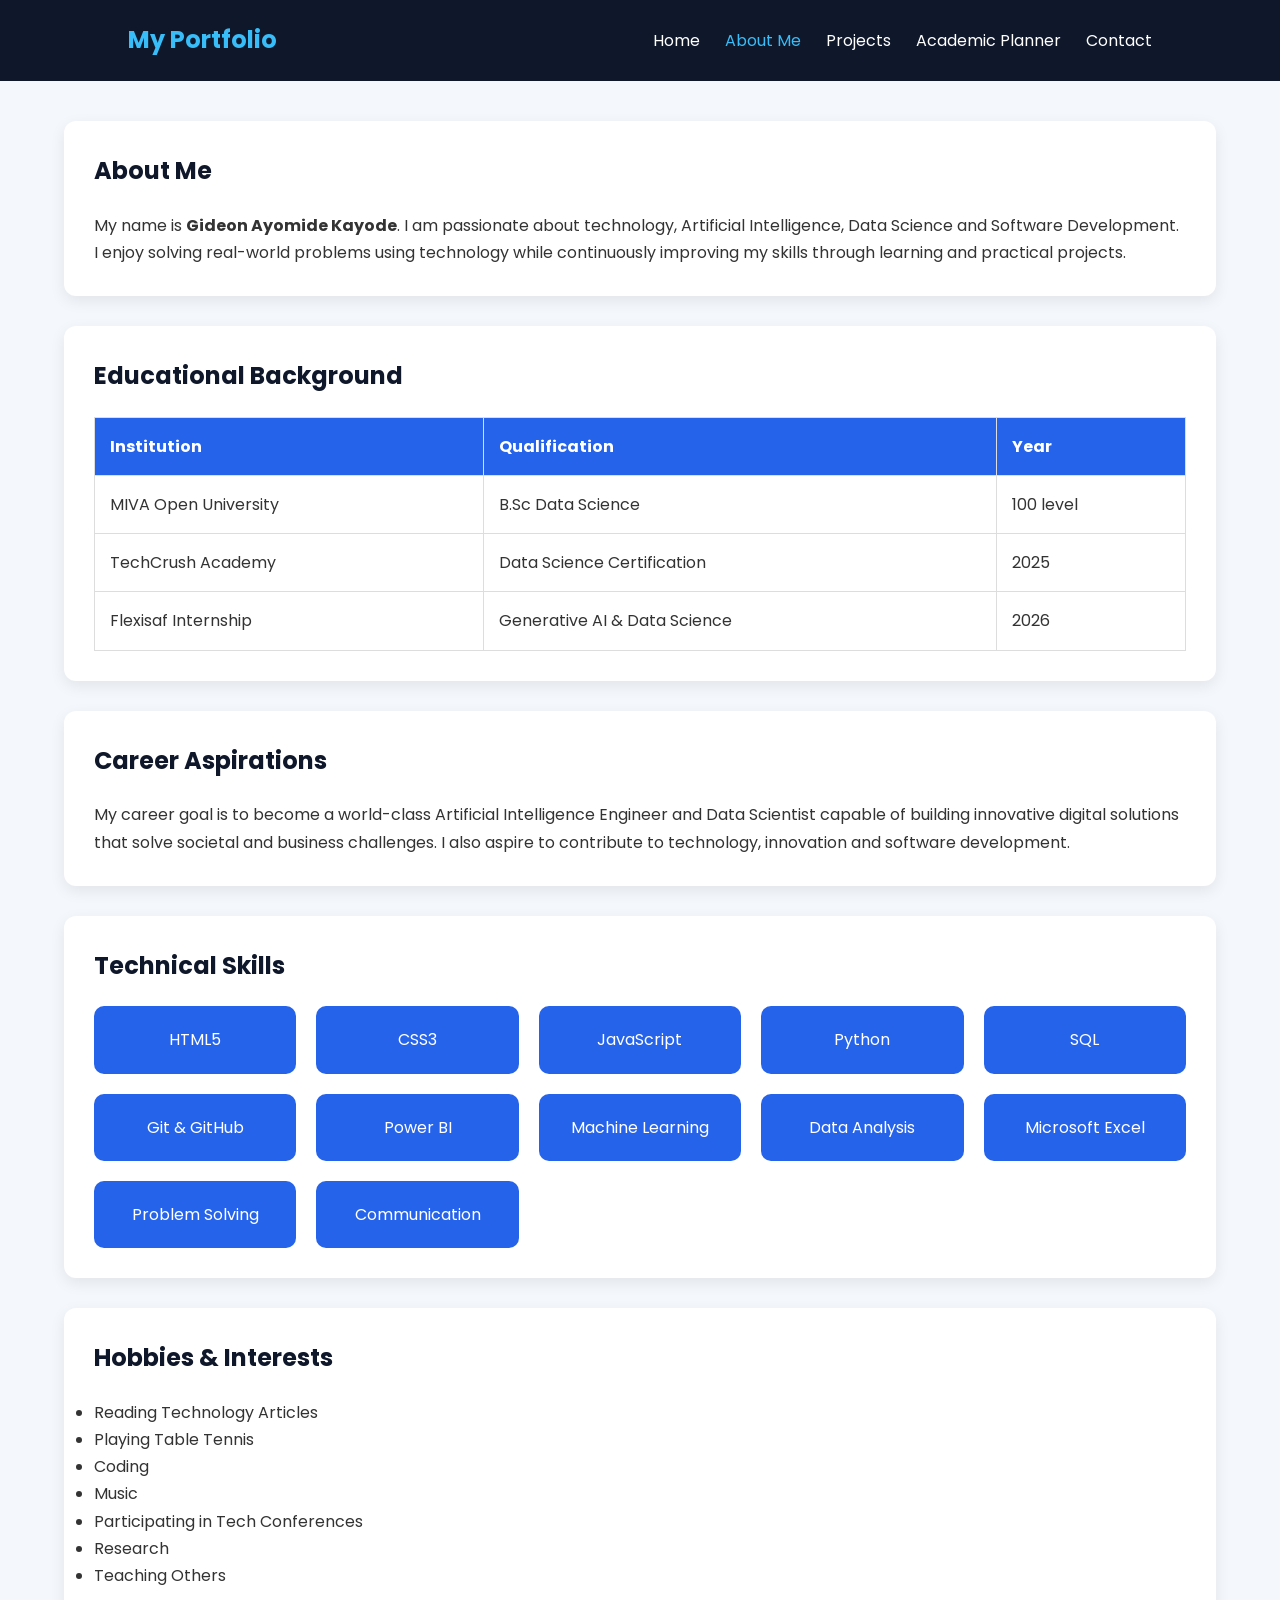
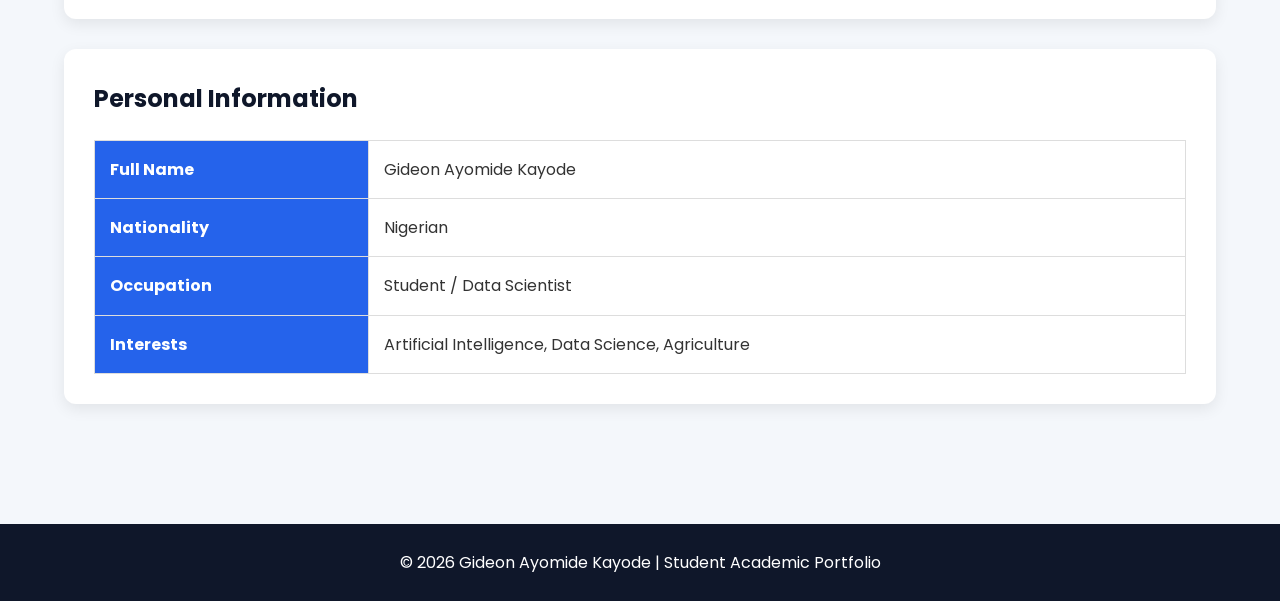
<file: about.html>
<!DOCTYPE html>
<html lang="en">

<head>

    <meta charset="UTF-8">

    <meta name="viewport" content="width=device-width, initial-scale=1.0">

    <title>About Me</title>

    <link href="https://fonts.googleapis.com/css2?family=Poppins:wght@300;400;500;600;700&display=swap" rel="stylesheet">

    <link rel="stylesheet" href="css/style.css">

</head>

<body>

<header>

    <nav class="navbar">

        <div class="logo">
            <h2>My Portfolio</h2>
        </div>

        <ul class="nav-links">

            <li><a href="index.html">Home</a></li>

            <li><a href="about.html" class="active">About Me</a></li>

            <li><a href="projects.html">Projects</a></li>

            <li><a href="planner.html">Academic Planner</a></li>

            <li><a href="contact.html">Contact</a></li>

        </ul>

    </nav>

</header>


<main class="container">

    <section class="card">

        <h1>About Me</h1>

        <p>
            My name is <strong>Gideon Ayomide Kayode</strong>.
            I am passionate about technology, Artificial Intelligence,
            Data Science and Software Development.
            I enjoy solving real-world problems using technology while
            continuously improving my skills through learning and practical projects.
        </p>

    </section>


    <section class="card">

        <h2>Educational Background</h2>

        <table>

            <tr>

                <th>Institution</th>

                <th>Qualification</th>

                <th>Year</th>

            </tr>

            <tr>

                <td>MIVA Open University</td>

                <td>B.Sc Data Science</td>
		<td>100 level</td>
		

            </tr>

            <tr>

                <td>TechCrush Academy</td>

                <td>Data Science Certification</td>

                <td>2025</td>

            </tr>

            <tr>

                <td>Flexisaf Internship</td>

                <td>Generative AI & Data Science</td>

                <td>2026</td>

            </tr>

        </table>

    </section>


    <section class="card">

        <h2>Career Aspirations</h2>

        <p>

            My career goal is to become a world-class Artificial Intelligence
            Engineer and Data Scientist capable of building innovative
            digital solutions that solve societal and business challenges.
            I also aspire to contribute to technology,
            innovation and software development.

        </p>

    </section>


    <section class="card">

        <h2>Technical Skills</h2>

        <div class="skills-grid">

            <div>HTML5</div>

            <div>CSS3</div>

            <div>JavaScript</div>

            <div>Python</div>

            <div>SQL</div>

            <div>Git & GitHub</div>

            <div>Power BI</div>

            <div>Machine Learning</div>

            <div>Data Analysis</div>

            <div>Microsoft Excel</div>

            <div>Problem Solving</div>

            <div>Communication</div>

        </div>

    </section>


    <section class="card">

        <h2>Hobbies & Interests</h2>

        <ul class="hobbies">

            <li>Reading Technology Articles</li>

            <li>Playing Table Tennis</li>

            <li>Coding</li>

            <li>Music</li>

            <li>Participating in Tech Conferences</li>

            <li>Research</li>

            <li>Teaching Others</li>

        </ul>

    </section>


    <section class="card">

        <h2>Personal Information</h2>

        <table>

            <tr>

                <th>Full Name</th>

                <td>Gideon Ayomide Kayode</td>

            </tr>

            <tr>

                <th>Nationality</th>

                <td>Nigerian</td>

            </tr>

            <tr>

                <th>Occupation</th>

                <td>Student / Data Scientist</td>

            </tr>

            <tr>

                <th>Interests</th>

                <td>Artificial Intelligence, Data Science, Agriculture</td>

            </tr>

        </table>

    </section>

</main>


<footer>

    <p>

        © 2026 Gideon Ayomide Kayode | Student Academic Portfolio

    </p>

</footer>

</body>

</html>
</file>
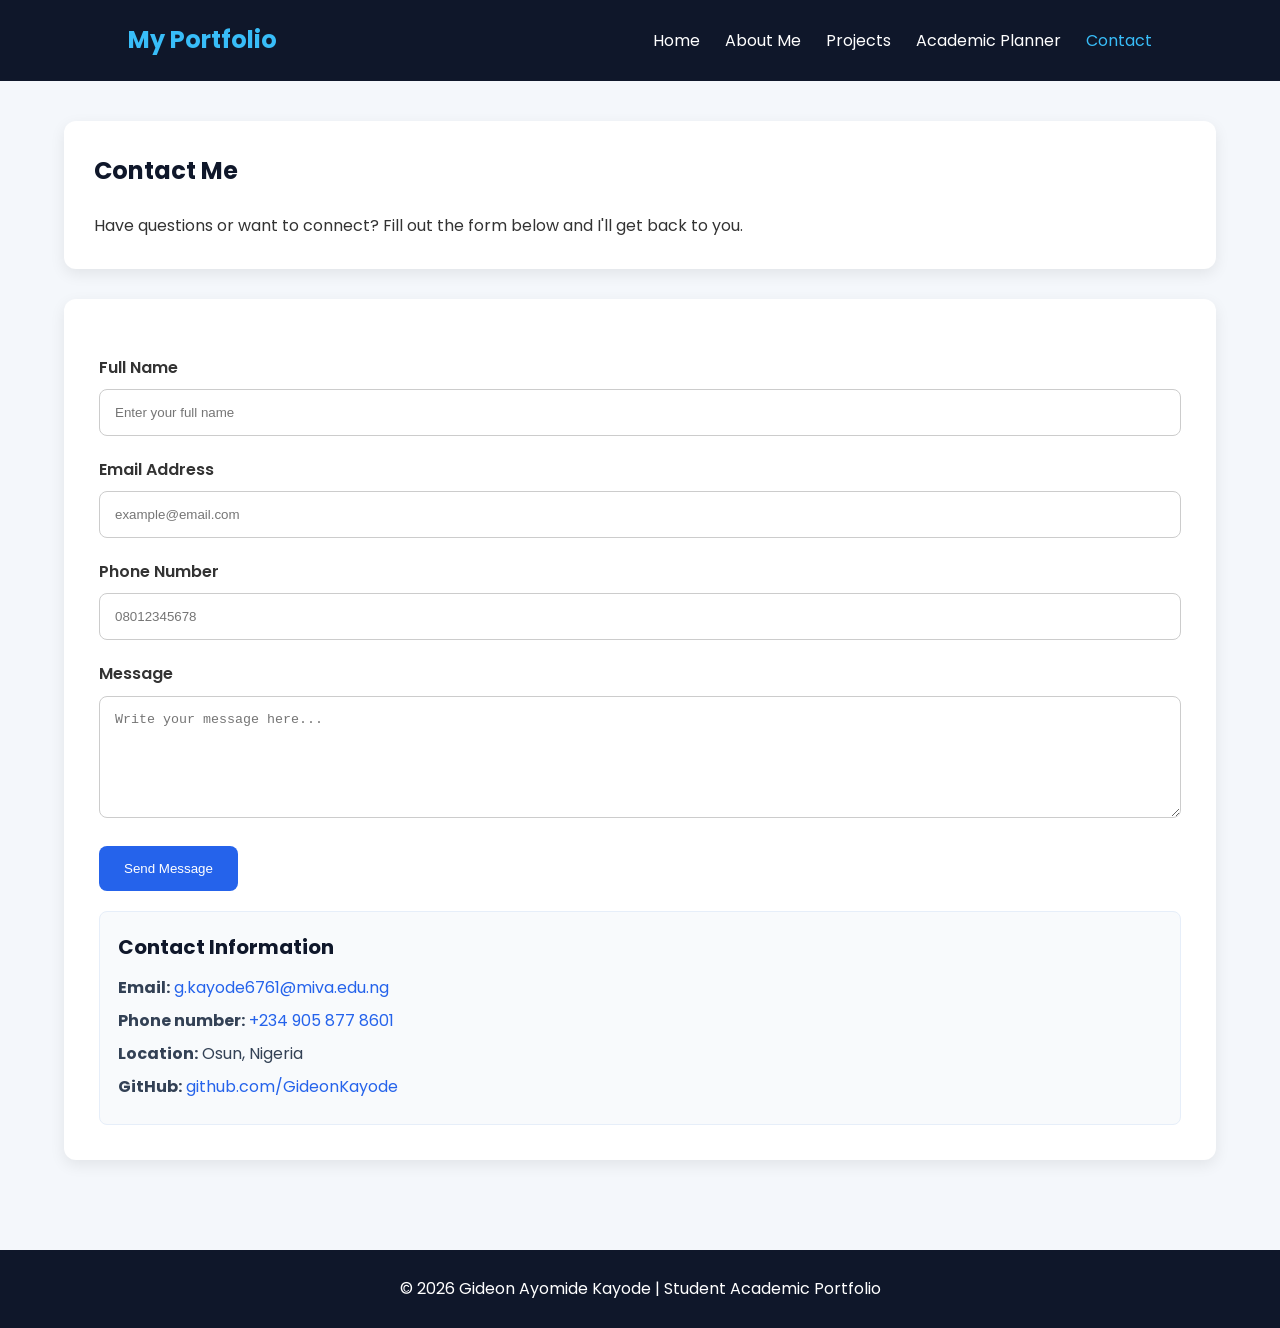
<file: contact.html>
<!DOCTYPE html>
<html lang="en">

<head>

    <meta charset="UTF-8">

    <meta name="viewport" content="width=device-width, initial-scale=1.0">

    <title>Contact Me</title>

    <link href="https://fonts.googleapis.com/css2?family=Poppins:wght@300;400;500;600;700&display=swap" rel="stylesheet">

    <link rel="stylesheet" href="css/style.css">

</head>

<body>

<header>

    <nav class="navbar">

        <div class="logo">
            <h2>My Portfolio</h2>
        </div>

        <ul class="nav-links">

            <li><a href="index.html">Home</a></li>

            <li><a href="about.html">About Me</a></li>

            <li><a href="projects.html">Projects</a></li>

            <li><a href="planner.html">Academic Planner</a></li>

            <li><a href="contact.html" class="active">Contact</a></li>

        </ul>

    </nav>

</header>

<main class="container">

    <section class="card">

        <h1>Contact Me</h1>

        <p>
            Have questions or want to connect?
            Fill out the form below and I'll get back to you.
        </p>

    </section>

    <section class="contact-card">

        <form id="contactForm">

            <label for="name">Full Name</label>

            <input
                type="text"
                id="name"
                placeholder="Enter your full name">

            <label for="email">Email Address</label>

            <input
                type="email"
                id="email"
                placeholder="example@email.com">

            <label for="phone">Phone Number</label>

            <input
                type="text"
                id="phone"
                placeholder="08012345678">

            <label for="message">Message</label>

            <textarea
                id="message"
                rows="6"
                placeholder="Write your message here..."></textarea>

            <button type="submit">

                Send Message

            </button>

        </form>

        <!-- Validation Messages -->
        <p id="formMessage"></p>

        <!-- Direct contact information -->
        <div class="contact-info">
            <h2>Contact Information</h2>
            <p><strong>Email:</strong> <a href="mailto:g.kayode6761@miva.edu.ng">g.kayode6761@miva.edu.ng</a></p>
            <p><strong>Phone number:</strong> <a href="+2349058778601" target="_blank">+234 905 877 8601</a></p>
            <p><strong>Location:</strong> Osun, Nigeria</p>
            <p><strong>GitHub:</strong> <a href="https://github.com/GideonKayode" target="_blank">github.com/GideonKayode</a></p>
        </div>

    </section>


</main>

<footer>

    <p>

        © 2026 Gideon Ayomide Kayode | Student Academic Portfolio

    </p>

</footer>

<script src="js/contact.js"></script>

</body>

</html>
</file>
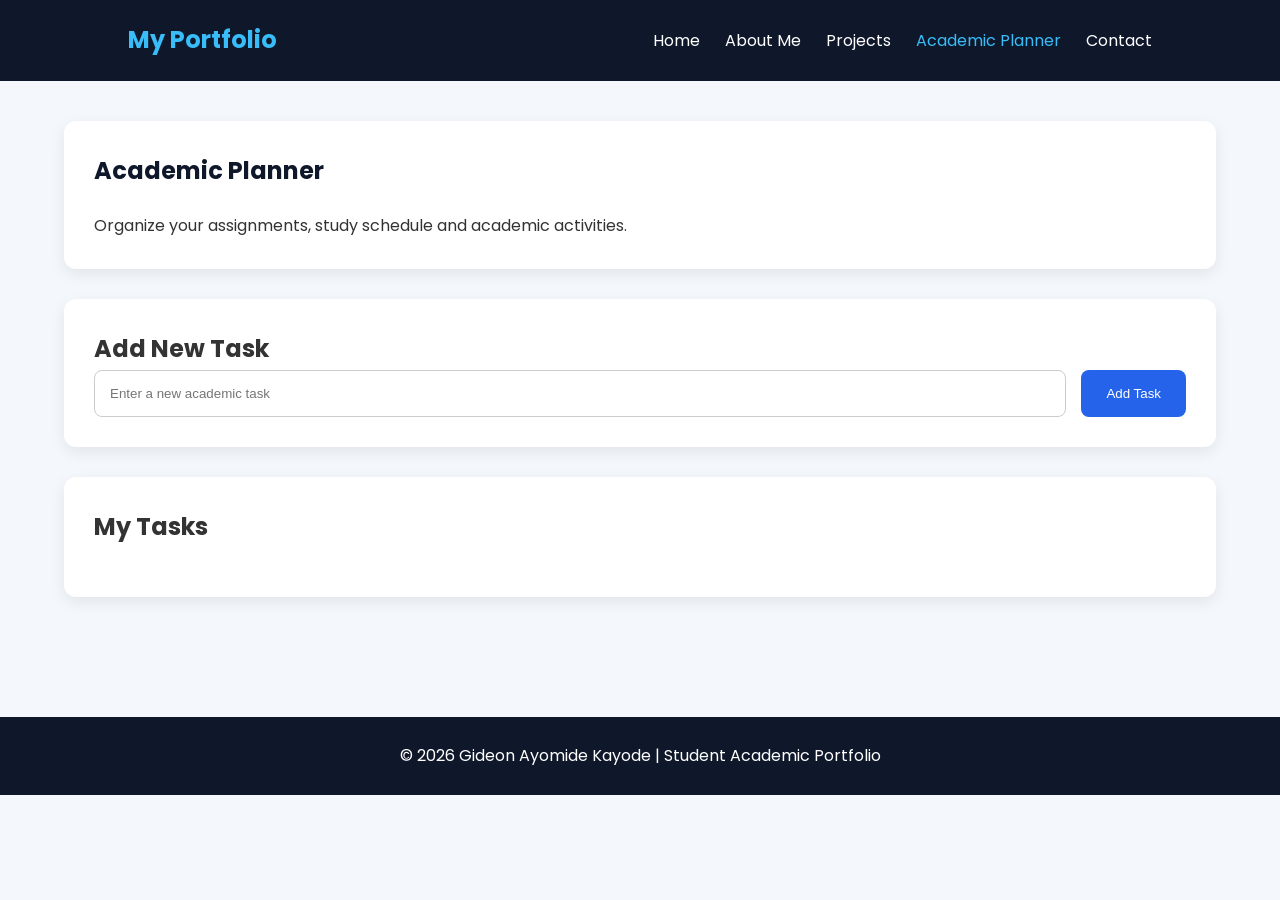
<file: planner.html>
<!DOCTYPE html>
<html lang="en">

<head>

    <meta charset="UTF-8">

    <meta name="viewport" content="width=device-width, initial-scale=1.0">

    <title>Academic Planner</title>

    <link href="https://fonts.googleapis.com/css2?family=Poppins:wght@300;400;500;600;700&display=swap" rel="stylesheet">

    <link rel="stylesheet" href="css/style.css">

</head>

<body>

<header>

    <nav class="navbar">

        <div class="logo">

            <h2>My Portfolio</h2>

        </div>

        <ul class="nav-links">

            <li><a href="index.html">Home</a></li>

            <li><a href="about.html">About Me</a></li>

            <li><a href="projects.html">Projects</a></li>

            <li><a href="planner.html" class="active">Academic Planner</a></li>

            <li><a href="contact.html">Contact</a></li>

        </ul>

    </nav>

</header>

<main class="container">

    <section class="card">

        <h1>Academic Planner</h1>

        <p>

            Organize your assignments, study schedule and academic activities.

        </p>

    </section>

    <section class="planner-card">

        <h2>Add New Task</h2>

        <div class="task-input">

            <input
                type="text"
                id="taskInput"
                placeholder="Enter a new academic task">

            <button id="addTaskBtn">

                Add Task

            </button>

        </div>

    </section>

    <section class="planner-card">

        <h2>My Tasks</h2>

        <ul id="taskList">

            <!-- JavaScript will insert tasks here -->

        </ul>

    </section>

</main>

<footer>

    <p>

        © 2026 Gideon Ayomide Kayode | Student Academic Portfolio

    </p>

</footer>

<script src="js/planner.js"></script>

</body>

</html>
</file>
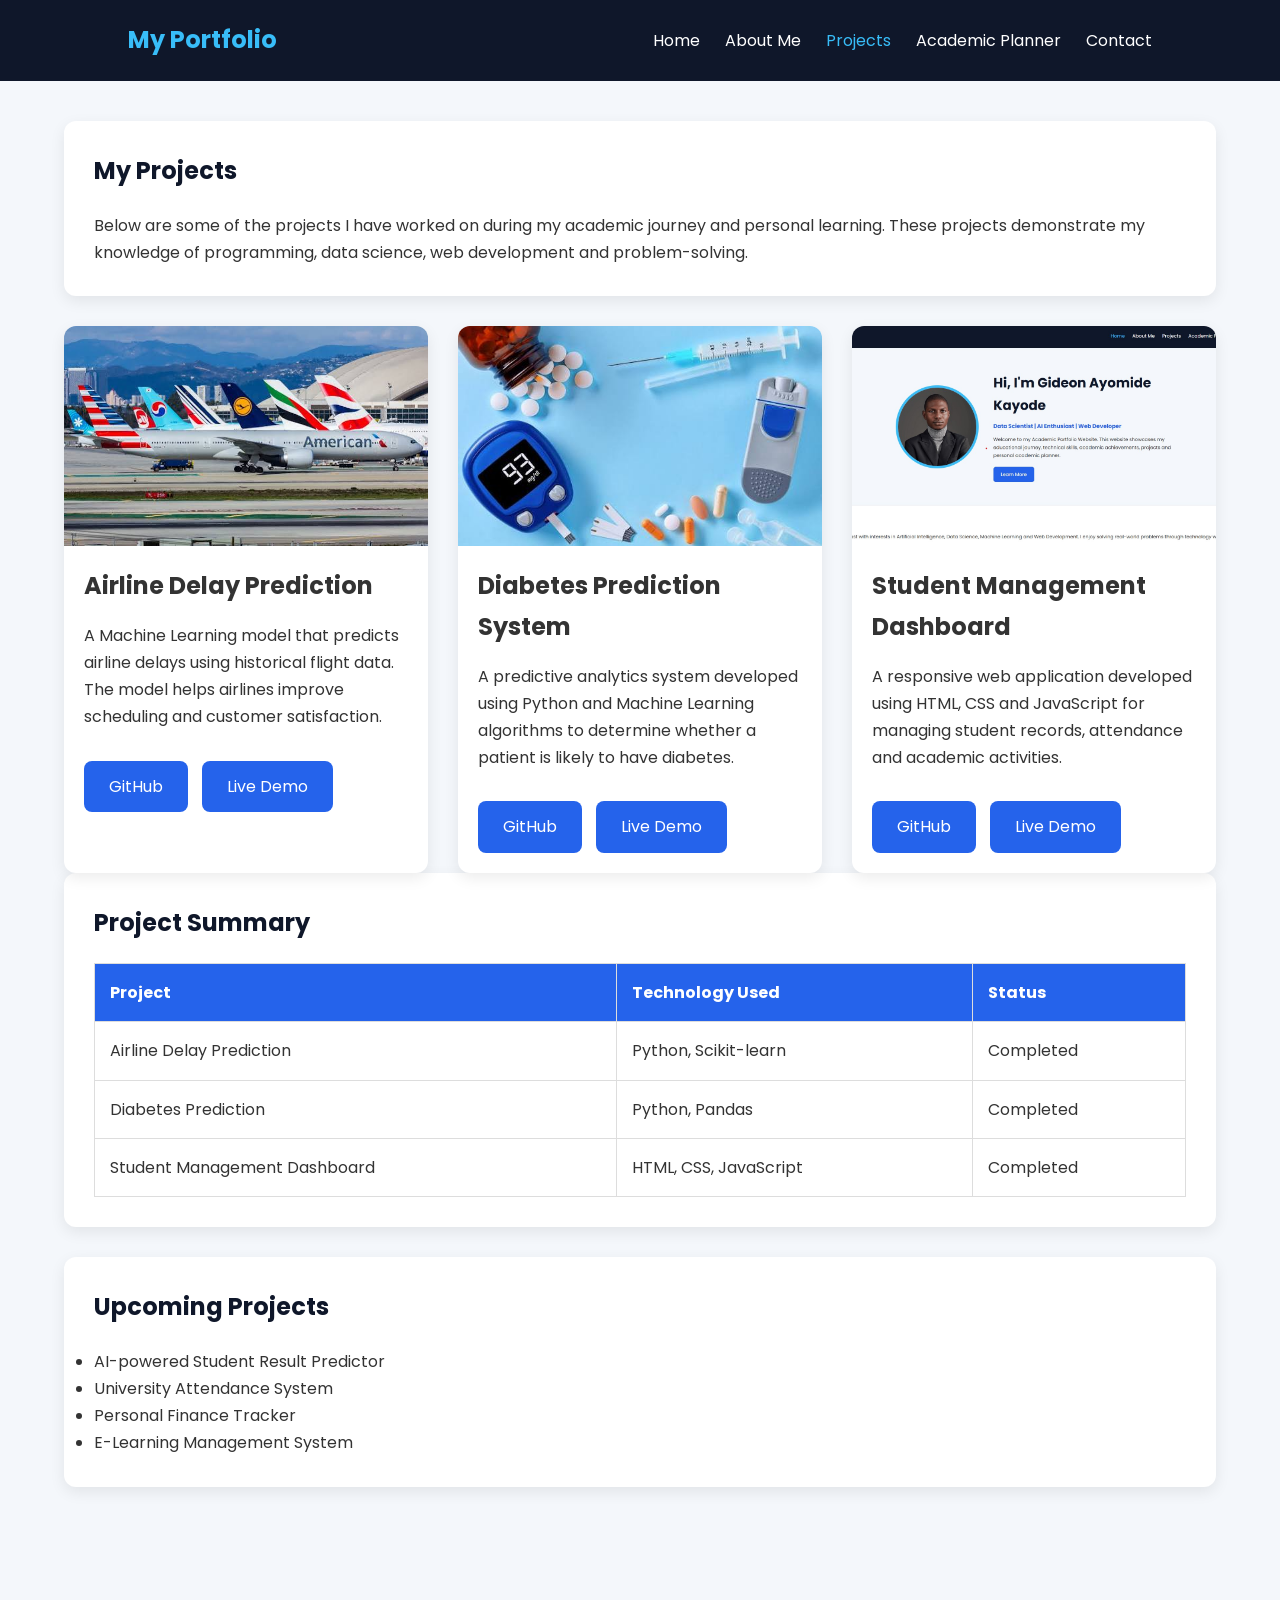
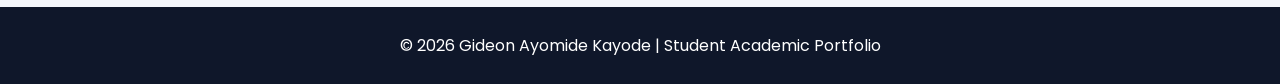
<file: projects.html>
<!DOCTYPE html>
<html lang="en">

<head>

    <meta charset="UTF-8">

    <meta name="viewport" content="width=device-width, initial-scale=1.0">

    <title>Projects</title>

    <link href="https://fonts.googleapis.com/css2?family=Poppins:wght@300;400;500;600;700&display=swap" rel="stylesheet">

    <link rel="stylesheet" href="css/style.css">

</head>

<body>

<header>

    <nav class="navbar">

        <div class="logo">
            <h2>My Portfolio</h2>
        </div>

        <ul class="nav-links">

            <li><a href="index.html">Home</a></li>

            <li><a href="about.html">About Me</a></li>

            <li><a href="projects.html" class="active">Projects</a></li>

            <li><a href="planner.html">Academic Planner</a></li>

            <li><a href="contact.html">Contact</a></li>

        </ul>

    </nav>

</header>


<main class="container">

    <section class="card">

        <h1>My Projects</h1>

        <p>
            Below are some of the projects I have worked on during my academic
            journey and personal learning. These projects demonstrate my
            knowledge of programming, data science, web development and
            problem-solving.
        </p>

    </section>


    <section class="projects-grid">

        <!-- Project 1 -->

        <article class="project-card">

            <img src="images/project1.jpg" alt="Airline Delay Prediction">

            <div class="project-content">

                <h2>Airline Delay Prediction</h2>

                <p>

                    A Machine Learning model that predicts airline delays
                    using historical flight data. The model helps airlines
                    improve scheduling and customer satisfaction.

                </p>

                <a href="https://github.com/GideonKayode/Airlines/" target="_blank" class="btn">
                    GitHub
                </a>

                <a href="#" class="btn">
                    Live Demo
                </a>

            </div>

        </article>



        <!-- Project 2 -->

        <article class="project-card">

            <img src="images/project2.jpg" alt="Diabetes Prediction">

            <div class="project-content">

                <h2>Diabetes Prediction System</h2>

                <p>

                    A predictive analytics system developed using Python
                    and Machine Learning algorithms to determine whether
                    a patient is likely to have diabetes.

                </p>

                <a href="https://github.com/GideonKayode/Healthcare/" target="_blank" class="btn">
                    GitHub
                </a>

                <a href="#" class="btn">
                    Live Demo
                </a>

            </div>

        </article>



        <!-- Project 3 -->

        <article class="project-card">

            <img src="images/project3.jpg" alt="Student Dashboard">

            <div class="project-content">

                <h2>Student Management Dashboard</h2>

                <p>

                    A responsive web application developed using
                    HTML, CSS and JavaScript for managing student
                    records, attendance and academic activities.

                </p>

                <a href="https://github.com/" target="_blank" class="btn">
                    GitHub
                </a>

                <a href="#" class="btn">
                    Live Demo
                </a>

            </div>

        </article>

    </section>



    <!-- Project Summary Table -->

    <section class="card">

        <h2>Project Summary</h2>

        <table>

            <tr>

                <th>Project</th>

                <th>Technology Used</th>

                <th>Status</th>

            </tr>

            <tr>

                <td>Airline Delay Prediction</td>

                <td>Python, Scikit-learn</td>

                <td>Completed</td>

            </tr>

            <tr>

                <td>Diabetes Prediction</td>

                <td>Python, Pandas</td>

                <td>Completed</td>

            </tr>

            <tr>

                <td>Student Management Dashboard</td>

                <td>HTML, CSS, JavaScript</td>

                <td>Completed</td>

            </tr>

        </table>

    </section>



    <!-- Future Projects -->

    <section class="card">

        <h2>Upcoming Projects</h2>

        <ul>

            <li>AI-powered Student Result Predictor</li>

            <li>University Attendance System</li>

            <li>Personal Finance Tracker</li>

            <li>E-Learning Management System</li>

        </ul>

    </section>

</main>



<footer>

    <p>

        © 2026 Gideon Ayomide Kayode | Student Academic Portfolio

    </p>

</footer>

</body>

</html>
</file>
<file: css/style.css>
﻿/* ==========================
   STYLING
========================== */

* {
    margin: 0;
    padding: 0;
    box-sizing: border-box;
}

body {
    font-family: 'Poppins', sans-serif;
    background: #f4f7fb;
    color: #333;
    line-height: 1.7;
}

img {
    max-width: 100%;
    display: block;
}

/* ==========================
   NAVIGATION
========================== */

.navbar {
    background: #0f172a;
    color: white;
    display: flex;
    justify-content: space-between;
    align-items: center;
    padding: 20px 10%;
    position: sticky;
    top: 0;
    z-index: 1000;
}

.logo h2 {
    color: #38bdf8;
}

.nav-links {
    display: flex;
    list-style: none;
    gap: 25px;
}

.nav-links a {
    color: white;
    text-decoration: none;
    transition: 0.3s;
}

.nav-links a:hover,
.nav-links .active {
    color: #38bdf8;
}

/* ==========================
   HERO
========================== */

.hero {
    display: flex;
    justify-content: center;
    align-items: center;
    gap: 50px;
    padding: 80px 0;
    flex-wrap: wrap;
}

.hero img {
    width: 280px;
    height: 280px;
    object-fit: cover;
    border-radius: 50%;
    border: 8px solid #38bdf8;
}

.hero-text {
    max-width: 600px;
}

.hero-text h1 {
    font-size: 45px;
    color: #0f172a;
}

.hero-text h3 {
    color: #2563eb;
    margin: 15px 0;
}

.hero-text p {
    margin-bottom: 25px;
}

/* ==========================
   BUTTON
========================== */

.btn {
    display: inline-block;
    background: #2563eb;
    color: white;
    padding: 12px 25px;
    border-radius: 8px;
    text-decoration: none;
    transition: 0.3s;
}

.btn:hover {
    background: #1d4ed8;
    transform: translateY(-3px);
}

/* ==========================
   CONTAINER
========================== */

.container {
    width: 90%;
    margin: auto;
    padding: 40px 0;
}

/* ==========================
   CARD
========================== */

.card {
    background: white;
    padding: 30px;
    margin-bottom: 30px;
    border-radius: 12px;
    box-shadow: 0 5px 15px rgba(0, 0, 0, 0.08);
    animation: fadeIn 0.8s ease;
}

.card h1,
.card h2 {
    color: #0f172a;
    margin-bottom: 20px;
}

/* ==========================
   SKILLS
========================== */

.skills {
    display: flex;
    flex-wrap: wrap;
    gap: 15px;
    list-style: none;
}

.skills li {
    background: #2563eb;
    color: white;
    padding: 10px 18px;
    border-radius: 20px;
}

/* ==========================
   SKILLS GRID
========================== */

.skills-grid {
    display: grid;
    grid-template-columns: repeat(auto-fit, minmax(180px, 1fr));
    gap: 20px;
}

.skills-grid div {
    background: #2563eb;
    color: white;
    padding: 20px;
    text-align: center;
    border-radius: 10px;
}

/* ==========================
   TABLE
========================== */

table {
    width: 100%;
    border-collapse: collapse;
}

table th {
    background: #2563eb;
    color: white;
    padding: 15px;
    text-align: left;
}

table th,
table td {
    border: 1px solid #ddd;
    padding: 15px;
    text-align: left;
}

/* ==========================
   ACHIEVEMENTS
========================== */

.achievement-container {
    display: flex;
    gap: 25px;
    flex-wrap: wrap;
}

.achievement {
    flex: 1;
    min-width: 220px;
    background: #eff6ff;
    padding: 25px;
    border-radius: 10px;
}

/* ==========================
   PROJECTS
========================== */

.projects-grid {
    display: grid;
    grid-template-columns: repeat(auto-fit, minmax(320px, 1fr));
    gap: 30px;
}

.project-card {
    background: white;
    border-radius: 12px;
    overflow: hidden;
    box-shadow: 0 5px 15px rgba(0, 0, 0, 0.08);
    transition: transform 0.4s ease;
}

.project-card:hover {
    transform: translateY(-10px);
}

.project-card img {
    width: 100%;
    height: 220px;
    object-fit: cover;
}

.project-content {
    padding: 20px;
}

.project-content h2 {
    margin-bottom: 15px;
}

.project-content p {
    margin-bottom: 20px;
}

.project-content .btn {
    margin-right: 10px;
    margin-top: 10px;
}

/* ==========================
   PLANNER
========================== */

.planner-card {
    background: white;
    padding: 30px;
    margin-bottom: 30px;
    border-radius: 12px;
    box-shadow: 0 5px 15px rgba(0, 0, 0, 0.08);
}

.task-input {
    display: flex;
    gap: 15px;
    flex-wrap: wrap;
}

.task-input input {
    flex: 1;
    padding: 15px;
    border: 1px solid #ccc;
    border-radius: 8px;
}

.task-input button {
    background: #2563eb;
    color: white;
    border: none;
    padding: 15px 25px;
    border-radius: 8px;
    cursor: pointer;
    transition: background 0.3s ease;
}

.task-input button:hover {
    background: #1d4ed8;
}

#taskList {
    list-style: none;
    margin-top: 20px;
    padding: 0;
}

#taskList li {
    display: flex;
    justify-content: space-between;
    align-items: center;
    padding: 15px;
    margin-bottom: 15px;
    background: #f8fafc;
    border-radius: 8px;
}

.completed {
    text-decoration: line-through;
    color: gray;
}

/* ==========================
   CONTACT
========================== */

.contact-card {
    background: white;
    padding: 35px;
    border-radius: 12px;
    box-shadow: 0 5px 15px rgba(0, 0, 0, 0.08);
}

.contact-card label {
    display: block;
    margin-top: 20px;
    margin-bottom: 8px;
    font-weight: 600;
}

.contact-card input,
.contact-card textarea {
    width: 100%;
    padding: 15px;
    border: 1px solid #ccc;
    border-radius: 8px;
}

.contact-card button {
    margin-top: 20px;
    background: #2563eb;
    color: white;
    border: none;
    padding: 15px 25px;
    border-radius: 8px;
    cursor: pointer;
    transition: background 0.3s ease;
}

.contact-card button:hover {
    background: #1d4ed8;
}

#formMessage {
    margin-top: 20px;
    font-weight: bold;
}

/* Contact info box shown under the contact form */
.contact-info {
    margin-top: 20px;
    background: #f8fafc;
    padding: 18px;
    border-radius: 8px;
    border: 1px solid #e6eef9;
}

.contact-info h2 {
    margin: 0 0 10px 0;
    font-size: 20px;
    color: #0f172a;
}

.contact-info p {
    margin: 6px 0;
    color: #334155;
}

.contact-info a {
    color: #2563eb;
    text-decoration: none;
}

.contact-info a:hover {
    text-decoration: underline;
}

/* ==========================
   FOOTER
========================== */

footer {
    background: #0f172a;
    color: white;
    text-align: center;
    padding: 25px;
    margin-top: 50px;
}

/* ==========================
   ANIMATION
========================== */

@keyframes fadeIn {
    from {
        opacity: 0;
        transform: translateY(20px);
    }
    to {
        opacity: 1;
        transform: translateY(0);
    }
}

/* ==========================
   RESPONSIVE
========================== */

@media (max-width: 768px) {
    .navbar {
        flex-direction: column;
        gap: 20px;
    }

    .nav-links {
        flex-direction: column;
        text-align: center;
    }

    .hero {
        flex-direction: column;
        text-align: center;
    }

    .hero-text h1 {
        font-size: 32px;
    }

    .task-input {
        flex-direction: column;
    }
}
</file>
